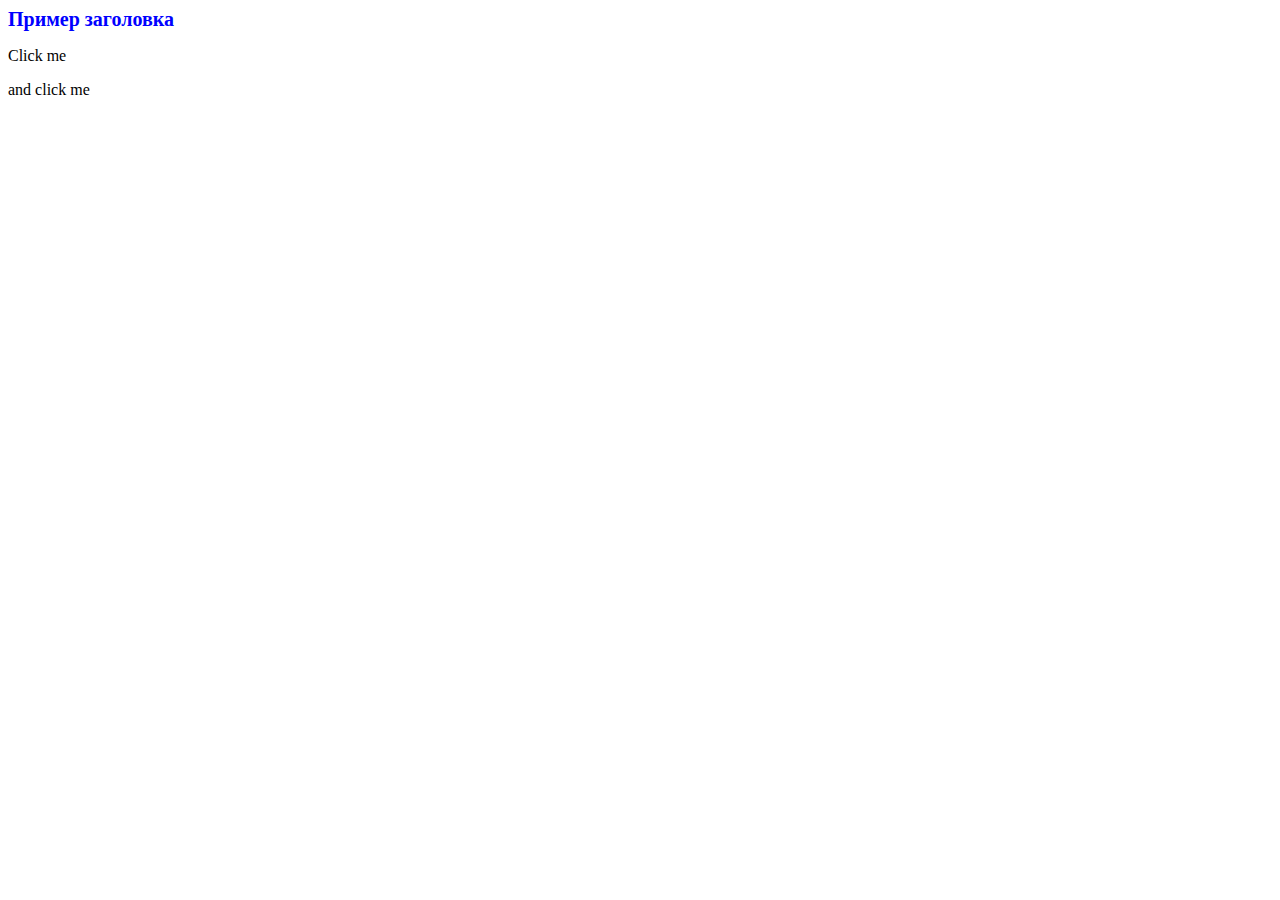
<file: CW_38_39-12.05.25/index.html>
<!DOCTYPE html>
<html lang="en">
<head>
  <meta charset="UTF-8">
  <meta name="viewport" content="width=device-width, initial-scale=1.0">
  <title>Registration</title>
  <link rel="stylesheet" href="styl.css">
</head>
<body>

  <div class="highlight">Пример заголовка</div>
  <p class="click">Click me</p>
  <p class="click">and click me</p>

  <script src="https://ajax.googleapis.com/ajax/libs/jquery/3.3.1/jquery.min.js"></script>
  <script src="jquery.theme.js"></script>
  <script src="jquery.redOnClick.js"></script>
  <script src="main.js"></script>

</body>
</html>
</file>
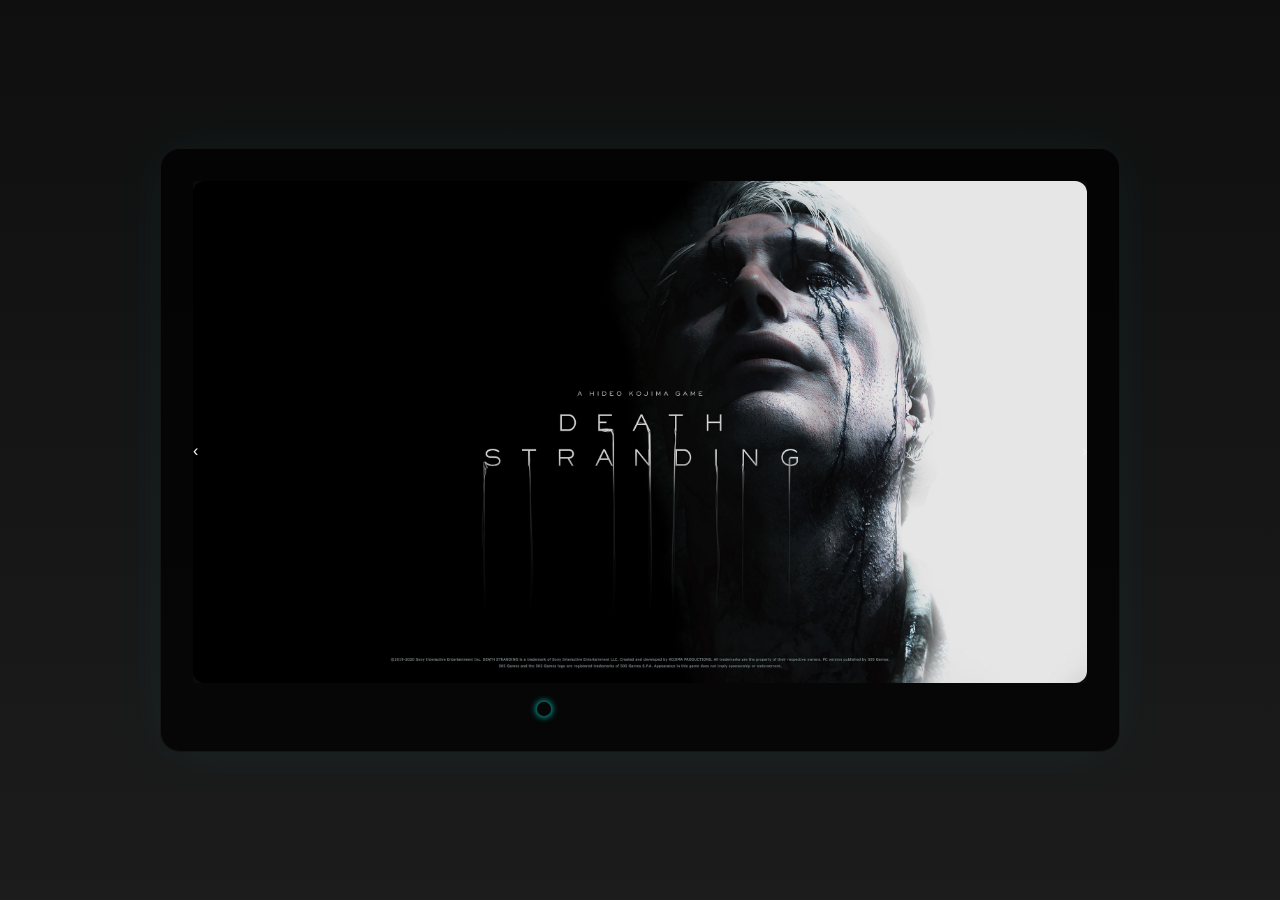
<file: HW_38_v3/index.html>
<!DOCTYPE html>
<html lang="ru">
<head>
  <meta charset="UTF-8" />
  <meta name="viewport" content="width=device-width, initial-scale=1.0" />
  <title>Домашнее задание №38: Слайдер с FancyBox - Вариант 3</title>

  <!-- OwlCarousel стили -->
  <link rel="stylesheet" href="libs/owlcarousel/dist/assets/owl.carousel.min.css" />
  <link rel="stylesheet" href="libs/owlcarousel/dist/assets/owl.theme.default.min.css" />

  <!-- FancyBox стили -->
  <link rel="stylesheet" href="libs/fancybox/dist/jquery.fancybox.min.css" />

  <!-- Твои стили -->
  <link rel="stylesheet" href="style.css" />
</head>
<body>

  <!-- Контейнер со слайдером -->
  <div class="slider-wrapper">
    <div class="owl-carousel">

      <a href="img/0.jpg" data-fancybox="gallery"><img src="img/0.jpg" alt="Image 0"></a>
      <a href="img/1.jpg" data-fancybox="gallery"><img src="img/1.jpg" alt="Image 1"></a>
      <a href="img/2.jpg" data-fancybox="gallery"><img src="img/2.jpg" alt="Image 2"></a>
      <a href="img/3.jpg" data-fancybox="gallery"><img src="img/3.jpg" alt="Image 3"></a>
      <a href="img/4.jpg" data-fancybox="gallery"><img src="img/4.jpg" alt="Image 4"></a>
      <a href="img/5.jpg" data-fancybox="gallery"><img src="img/5.jpg" alt="Image 5"></a>
      <a href="img/6.jpg" data-fancybox="gallery"><img src="img/6.jpg" alt="Image 6"></a>
      <a href="img/7.jpg" data-fancybox="gallery"><img src="img/7.jpg" alt="Image 7"></a>
      <a href="img/8.jpg" data-fancybox="gallery"><img src="img/8.jpg" alt="Image 8"></a>

    </div>
  </div>

  <!-- jQuery -->
  <script src="https://code.jquery.com/jquery-3.6.0.min.js"></script>

  <!-- OwlCarousel скрипт -->
  <script src="libs/owlcarousel/dist/owl.carousel.min.js"></script>

  <!-- FancyBox скрипт -->
  <script src="libs/fancybox/dist/jquery.fancybox.min.js"></script>

  <!-- Твой JS -->
  <script src="script.js"></script>
</body>
</html>
</file>
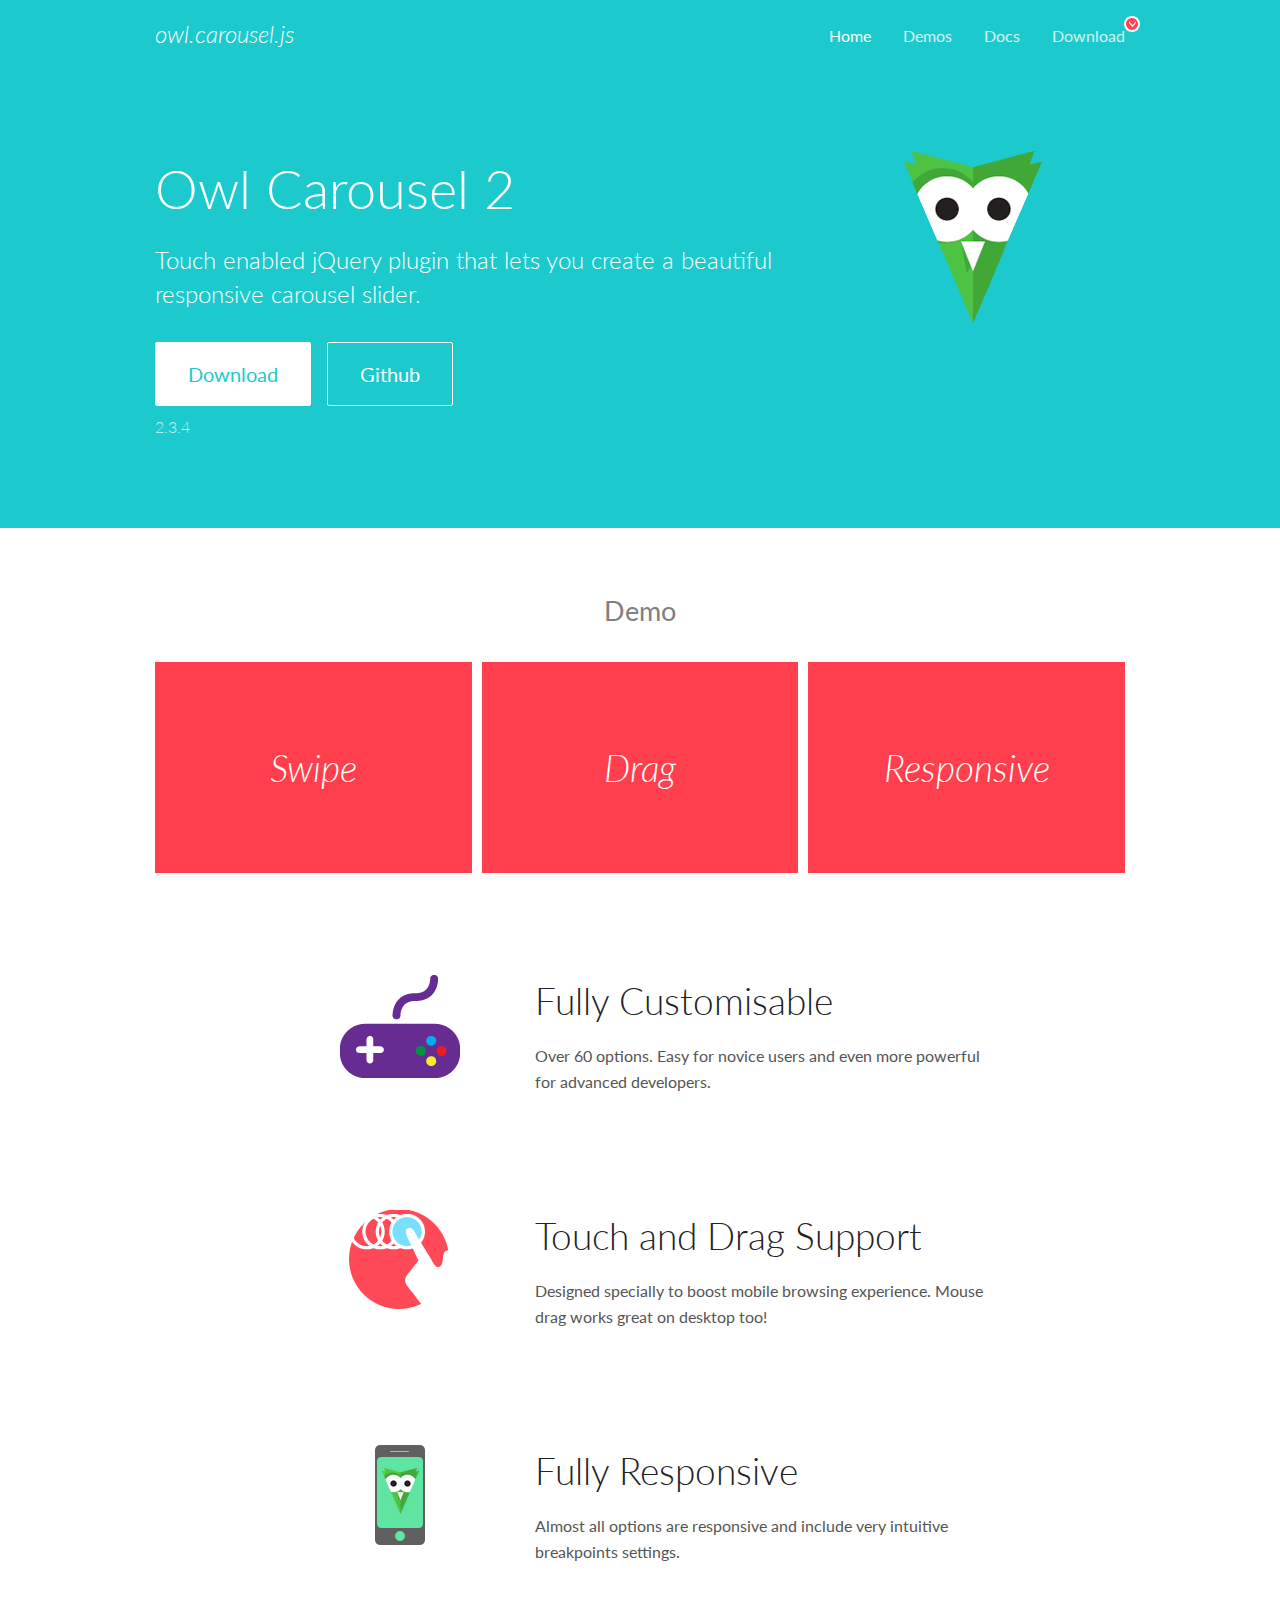
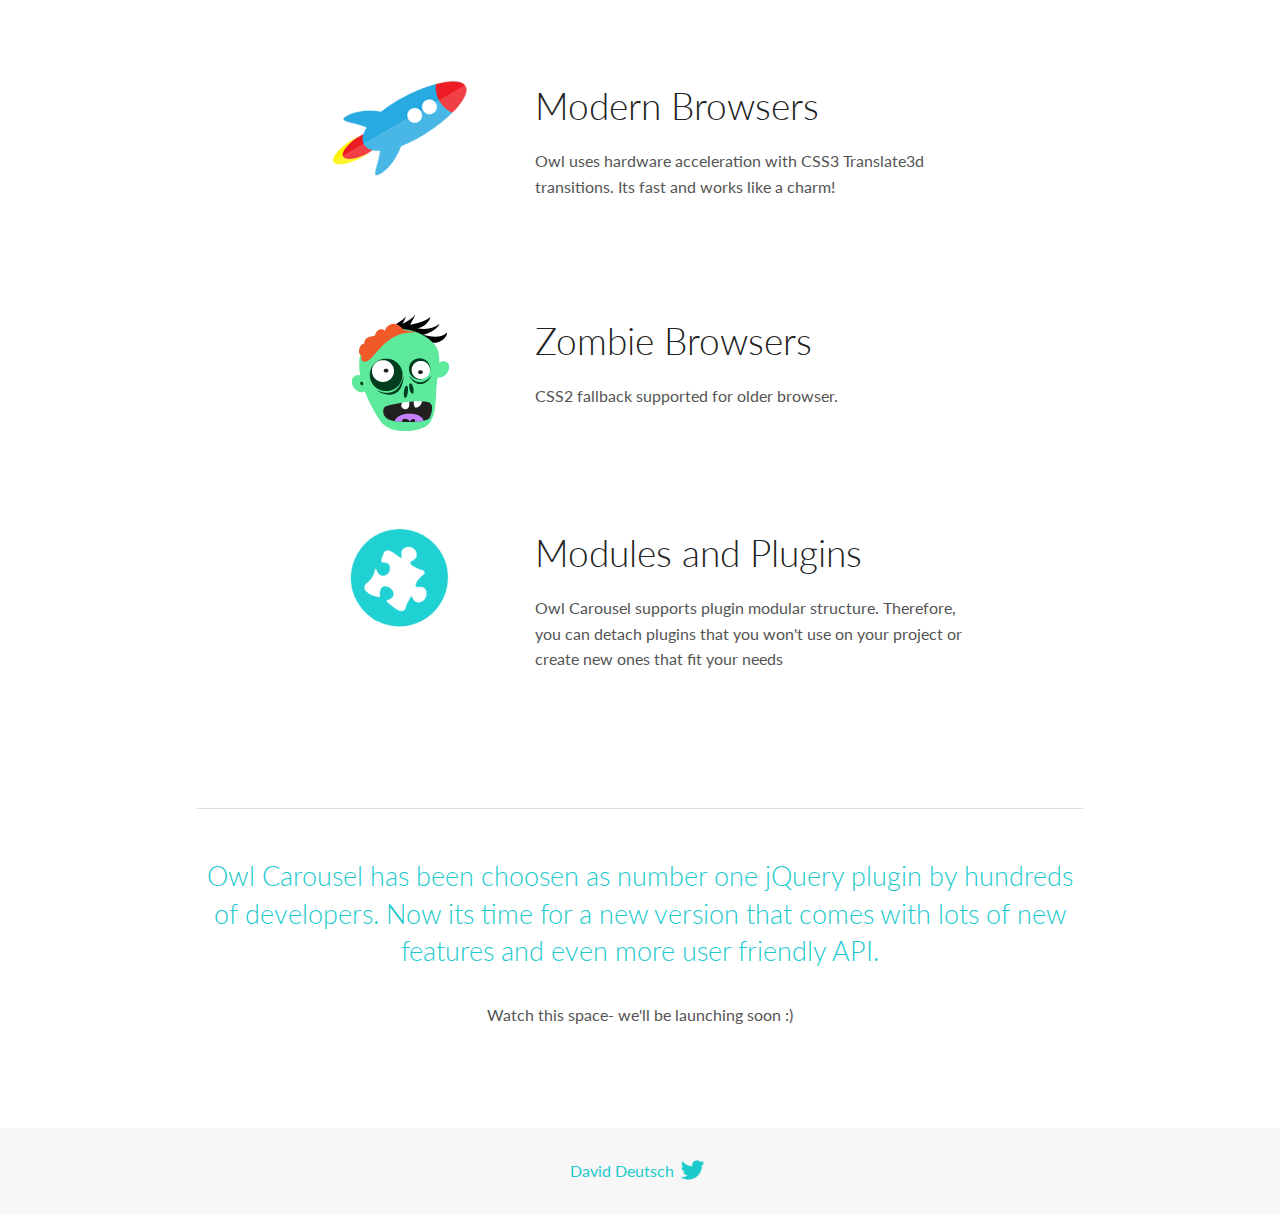
<file: HW_38_v1/libs/owlcarousel/docs/index.html>
<!DOCTYPE html>
<html lang="en">
  <head>

    <!-- head -->
    <meta charset="utf-8">
    <meta name="msapplication-tap-highlight" content="no" />
    <meta name="viewport" content="width=device-width, initial-scale=1.0" />
    <meta name="description" content="Touch enabled jQuery plugin that lets you create beautiful responsive carousel slider.">
    <meta name="author" content="David Deutsch">
    <title>
      Home | Owl Carousel | 2.3.4
    </title>

    <!-- Stylesheets -->
    <link href='https://fonts.googleapis.com/css?family=Lato:300,400,700,400italic,300italic' rel='stylesheet' type='text/css'>
    <link rel="stylesheet" href="assets/css/docs.theme.min.css">

    <!-- Owl Stylesheets -->
    <link rel="stylesheet" href="assets/owlcarousel/assets/owl.carousel.min.css">
    <link rel="stylesheet" href="assets/owlcarousel/assets/owl.theme.default.min.css">

    <!-- HTML5 shim and Respond.js IE8 support of HTML5 elements and media queries -->

    <!--[if lt IE 9]>
      <script src="https://oss.maxcdn.com/libs/html5shiv/3.7.0/html5shiv.js"></script>
      <script src="https://oss.maxcdn.com/libs/respond.js/1.3.0/respond.min.js"></script>
    <![endif]-->

    <!-- Favicons -->
    <link rel="apple-touch-icon-precomposed" sizes="144x144" href="assets/ico/apple-touch-icon-144-precomposed.png">
    <link rel="shortcut icon" href="assets/ico/favicon.png">
    <link rel="shortcut icon" href="favicon.ico">

    <!-- Yeah i know js should not be in header. Its required for demos.-->

    <!-- javascript -->
    <script src="assets/vendors/jquery.min.js"></script>
    <script src="assets/owlcarousel/owl.carousel.js"></script>
  </head>
  <body>

    <!-- header -->
    <header class="header">
      <div class="row">
        <div class="large-12 columns">
          <div class="brand left">
            <h3>
              <a href="/OwlCarousel2/">owl.carousel.js</a> 
            </h3>
          </div>
          <a id="toggle-nav" class="right">
            <span></span> <span></span> <span></span> 
          </a> 
          <div class="nav-bar">
            <ul class="clearfix">
              <li class="active">
                <a href="/OwlCarousel2/index.html">Home</a> 
              </li>
              <li> <a href="/OwlCarousel2/demos/demos.html">Demos</a>  </li>
              <li> <a href="/OwlCarousel2/docs/started-welcome.html">Docs</a>  </li>
              <li>
                <a href="https://github.com/OwlCarousel2/OwlCarousel2/archive/2.3.4.zip">Download</a> 
                <span class="download"></span> 
              </li>
            </ul>
          </div>
        </div>
      </div>
    </header>

    <!-- home panel -->
    <section id="hero">
      <div class="row">
        <div class="large-8 medium-8 columns">
          <h1>Owl Carousel 2</h1>
          <h4>Touch enabled jQuery plugin that lets you create a beautiful responsive carousel slider.</h4>
          <a href="https://github.com/OwlCarousel2/OwlCarousel2/archive/2.3.4.zip" class="hero-button">Download</a> 
          <a href="https://github.com/OwlCarousel2/OwlCarousel2" class="hero-button outline">Github</a> 
          <p>2.3.4</p>
        </div>
        <div class="large-4 medium-4 columns">
          <img class="owl-logo" src="assets/img/owl-logo.png" alt="mr. Owl">
        </div>
      </div>
    </section>

    <!-- body -->
    <div class="home-demo">
      <div class="row">
        <div class="large-12 columns">
          <h3>Demo</h3>
          <div class="owl-carousel">
            <div class="item">
              <h2>Swipe</h2>
            </div>
            <div class="item">
              <h2>Drag</h2>
            </div>
            <div class="item">
              <h2>Responsive</h2>
            </div>
            <div class="item">
              <h2>CSS3</h2>
            </div>
            <div class="item">
              <h2>Fast</h2>
            </div>
            <div class="item">
              <h2>Easy</h2>
            </div>
            <div class="item">
              <h2>Free</h2>
            </div>
            <div class="item">
              <h2>Upgradable</h2>
            </div>
            <div class="item">
              <h2>Tons of options</h2>
            </div>
            <div class="item">
              <h2>Infinity</h2>
            </div>
            <div class="item">
              <h2>Auto Width</h2>
            </div>
          </div>
        </div>
      </div>
    </div>
    <script>
      var owl = $('.owl-carousel');
      owl.owlCarousel({
        margin: 10,
        loop: true,
        responsive: {
          0: {
            items: 1
          },
          600: {
            items: 2
          },
          1000: {
            items: 3
          }
        }
      })
    </script>

    <!-- features -->
    <div id="features">
      <div class="row">
        <div class="small-12 medium-9 small-centered columns">
          <section class="row feature">
            <div class="medium-4 small-12 columns">
              <img src="assets/img/feature-options.png" alt="">
            </div>
            <div class="medium-8 small-12 columns">
              <h2>Fully Customisable</h2>
              <p>Over 60 options. Easy for novice users and even more powerful for advanced developers.</p>
            </div>
          </section>
          <section class="row feature">
            <div class="medium-4 small-12 columns">
              <img src="assets/img/feature-drag.png" alt="">
            </div>
            <div class="medium-8 small-12 columns">
              <h2>Touch and Drag Support</h2>
              <p>Designed specially to boost mobile browsing experience. Mouse drag works great on desktop too!</p>
            </div>
          </section>
          <section class="row feature">
            <div class="medium-4 small-12 columns">
              <img src="assets/img/feature-responsive.png" alt="">
            </div>
            <div class="medium-8 small-12 columns">
              <h2>Fully Responsive</h2>
              <p>Almost all options are responsive and include very intuitive breakpoints settings.</p>
            </div>
          </section>
          <section class="row feature">
            <div class="medium-4 small-12 columns">
              <img src="assets/img/feature-modern.png" alt="">
            </div>
            <div class="medium-8 small-12 columns">
              <h2>Modern Browsers</h2>
              <p>Owl uses hardware acceleration with CSS3 Translate3d transitions. Its fast and works like a charm! </p>
            </div>
          </section>
          <section class="row feature">
            <div class="medium-4 small-12 columns">
              <img src="assets/img/feature-zombie.png" alt="">
            </div>
            <div class="medium-8 small-12 columns">
              <h2>Zombie Browsers</h2>
              <p>CSS2 fallback supported for older browser.</p>
            </div>
          </section>
          <section class="row feature">
            <div class="medium-4 small-12 columns">
              <img src="assets/img/feature-module.png" alt="">
            </div>
            <div class="medium-8 small-12 columns">
              <h2>Modules and Plugins</h2>
              <p>Owl Carousel supports plugin modular structure. Therefore, you can detach plugins that you won&#x27;t use on your project or create new ones that fit your needs</p>
            </div>
          </section>
        </div>
      </div>
    </div>

    <!-- footer -->
    <section id="teaser-text">
      <div class="row">
        <div class="small-12 medium-11 small-centered columns">
          <hr>
          <h3 id="owl-carousel-has-been-choosen-as-number-one-jquery-plugin-by-hundreds-of-developers-now-its-time-for-a-new-version-that-comes-with-lots-of-new-features-and-even-more-user-friendly-api-">Owl Carousel has been choosen as number one jQuery plugin by hundreds of developers. Now its time for a new version that comes with lots of new features and even more user friendly API.</h3>
          <p>Watch this space- we&#39;ll be launching soon :)</p>
        </div>
      </div>
    </section>

    <!-- footer -->
    <footer class="footer">
      <div class="row">
        <div class="large-12 columns">
          <h5>
            <a href="/OwlCarousel2/docs/support-contact.html">David Deutsch</a> 
            <a id="custom-tweet-button" href="https://twitter.com/share?url=https://github.com/OwlCarousel2/OwlCarousel2&text=Owl Carousel - This is so awesome! " target="_blank"></a> 
          </h5>
        </div>
      </div>
    </footer>

    <!-- vendors -->
    <script src="assets/vendors/highlight.js"></script>
    <script src="assets/js/app.js"></script>
  </body>
</html>
</file>
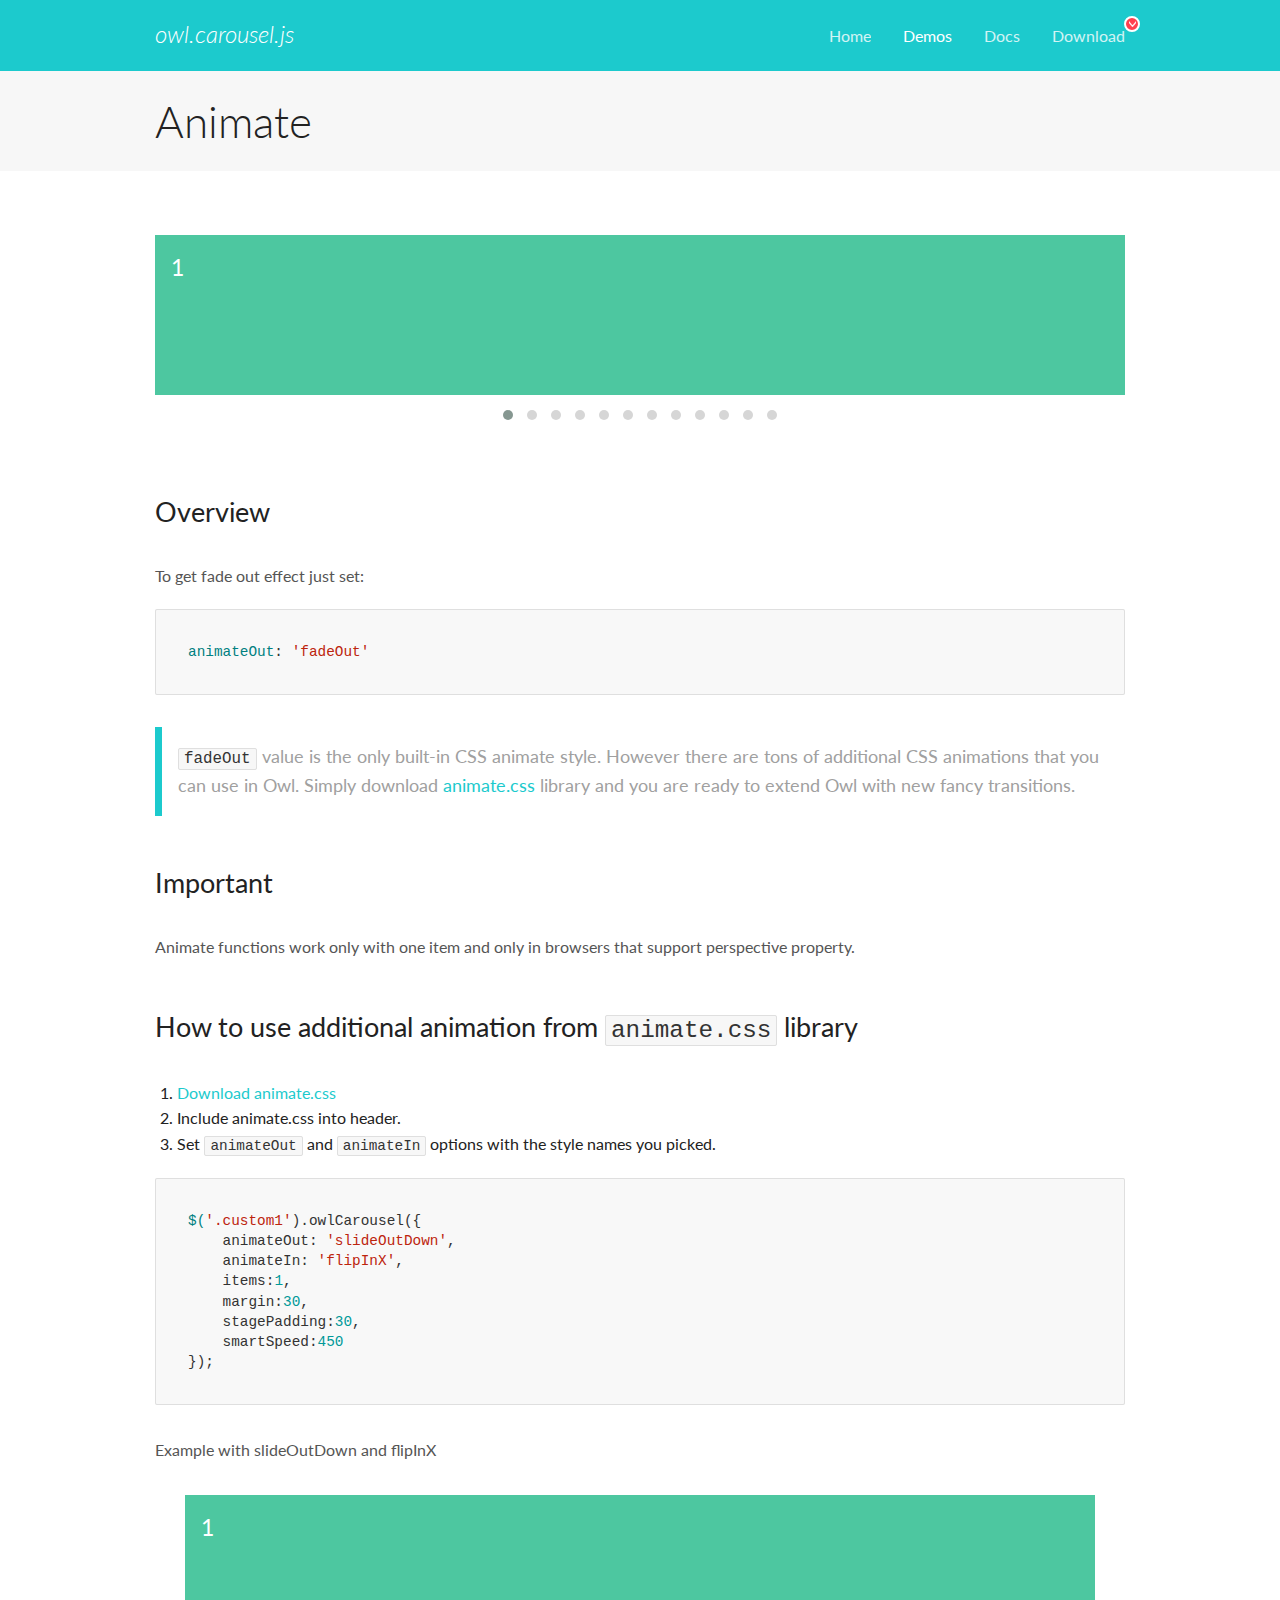
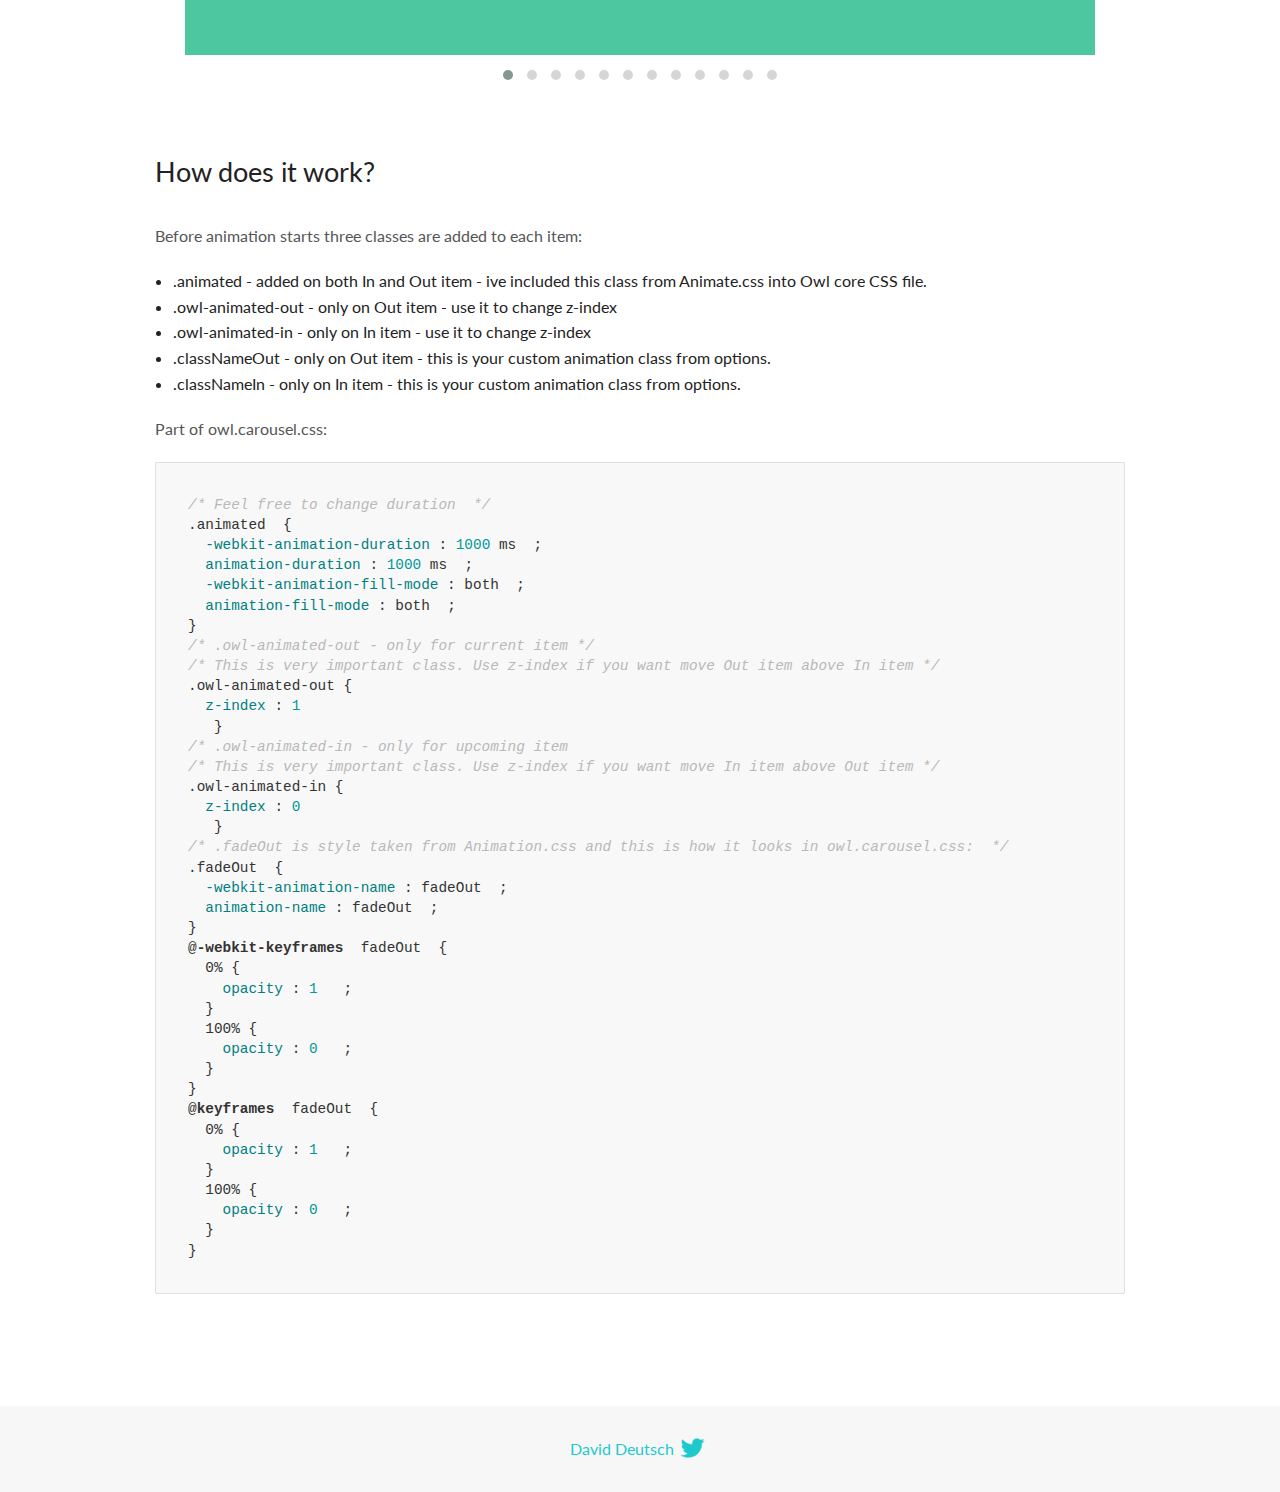
<file: HW_38_v1/libs/owlcarousel/docs/demos/animate.html>
<!DOCTYPE html>
<html lang="en">
  <head>

    <!-- head -->
    <meta charset="utf-8">
    <meta name="msapplication-tap-highlight" content="no" />
    <meta name="viewport" content="width=device-width, initial-scale=1.0" />
    <meta name="description" content="Animate carousel">
    <meta name="author" content="David Deutsch">
    <title>
      Animate Demo | Owl Carousel | 2.3.4
    </title>

    <!-- Stylesheets -->
    <link href='https://fonts.googleapis.com/css?family=Lato:300,400,700,400italic,300italic' rel='stylesheet' type='text/css'>
    <link rel="stylesheet" href="../assets/css/docs.theme.min.css">

    <!-- Owl Stylesheets -->
    <link rel="stylesheet" href="../assets/owlcarousel/assets/owl.carousel.min.css">
    <link rel="stylesheet" href="../assets/owlcarousel/assets/owl.theme.default.min.css">

    <!-- HTML5 shim and Respond.js IE8 support of HTML5 elements and media queries -->

    <!--[if lt IE 9]>
      <script src="https://oss.maxcdn.com/libs/html5shiv/3.7.0/html5shiv.js"></script>
      <script src="https://oss.maxcdn.com/libs/respond.js/1.3.0/respond.min.js"></script>
    <![endif]-->

    <!-- Favicons -->
    <link rel="apple-touch-icon-precomposed" sizes="144x144" href="../assets/ico/apple-touch-icon-144-precomposed.png">
    <link rel="shortcut icon" href="../assets/ico/favicon.png">
    <link rel="shortcut icon" href="favicon.ico">

    <!-- Yeah i know js should not be in header. Its required for demos.-->

    <!-- javascript -->
    <script src="../assets/vendors/jquery.min.js"></script>
    <script src="../assets/owlcarousel/owl.carousel.js"></script>
  </head>
  <body>

    <!-- header -->
    <header class="header">
      <div class="row">
        <div class="large-12 columns">
          <div class="brand left">
            <h3>
              <a href="/OwlCarousel2/">owl.carousel.js</a> 
            </h3>
          </div>
          <a id="toggle-nav" class="right">
            <span></span> <span></span> <span></span> 
          </a> 
          <div class="nav-bar">
            <ul class="clearfix">
              <li> <a href="/OwlCarousel2/index.html">Home</a>  </li>
              <li class="active">
                <a href="/OwlCarousel2/demos/demos.html">Demos</a> 
              </li>
              <li> <a href="/OwlCarousel2/docs/started-welcome.html">Docs</a>  </li>
              <li>
                <a href="https://github.com/OwlCarousel2/OwlCarousel2/archive/2.3.4.zip">Download</a> 
                <span class="download"></span> 
              </li>
            </ul>
          </div>
        </div>
      </div>
    </header>

    <!-- title -->
    <section class="title">
      <div class="row">
        <div class="large-12 columns">
          <h1>Animate</h1>
        </div>
      </div>
    </section>

    <!--  Demos -->
    <section id="demos">
      <div class="row">
        <div class="large-12 columns">
          <div class="fadeOut owl-carousel owl-theme">
            <div class="item">
              <h4>1</h4>
            </div>
            <div class="item">
              <h4>2</h4>
            </div>
            <div class="item">
              <h4>3</h4>
            </div>
            <div class="item">
              <h4>4</h4>
            </div>
            <div class="item">
              <h4>5</h4>
            </div>
            <div class="item">
              <h4>6</h4>
            </div>
            <div class="item">
              <h4>7</h4>
            </div>
            <div class="item">
              <h4>8</h4>
            </div>
            <div class="item">
              <h4>9</h4>
            </div>
            <div class="item">
              <h4>10</h4>
            </div>
            <div class="item">
              <h4>11</h4>
            </div>
            <div class="item">
              <h4>12</h4>
            </div>
          </div>
          <h3 id="overview">Overview</h3>
          <p>To get fade out effect just set:</p>
          <pre><code>animateOut: &#39;fadeOut&#39;</code></pre>
          <blockquote>
            <p><code>fadeOut</code> value is the only built-in CSS animate style. However there are tons of additional CSS animations that you can use in Owl. Simply download
              <a href="https://daneden.github.io/animate.css/">animate.css</a>  library and you are ready to extend Owl with new fancy transitions.</p>
          </blockquote>
          <h3 id="important">Important</h3>
          <p>Animate functions work only with one item and only in browsers that support perspective property.</p>
          <h3 id="how-to-use-additional-animation-from-animate-css-library">How to use additional animation from <code>animate.css</code> library</h3>
          <ol>
            <li> <a href="https://daneden.github.io/animate.css/">Download animate.css</a>  </li>
            <li>Include animate.css into header.</li>
            <li>Set <code>animateOut</code> and <code>animateIn</code> options with the style names you picked.</li>
          </ol>
          <pre><code>$(&#39;.custom1&#39;).owlCarousel({
    animateOut: &#39;slideOutDown&#39;,
    animateIn: &#39;flipInX&#39;,
    items:1,
    margin:30,
    stagePadding:30,
    smartSpeed:450
});</code></pre>
          <p>Example with slideOutDown and flipInX</p>
          <div class="custom1 owl-carousel owl-theme">
            <div class="item">
              <h4>1</h4>
            </div>
            <div class="item">
              <h4>2</h4>
            </div>
            <div class="item">
              <h4>3</h4>
            </div>
            <div class="item">
              <h4>4</h4>
            </div>
            <div class="item">
              <h4>5</h4>
            </div>
            <div class="item">
              <h4>6</h4>
            </div>
            <div class="item">
              <h4>7</h4>
            </div>
            <div class="item">
              <h4>8</h4>
            </div>
            <div class="item">
              <h4>9</h4>
            </div>
            <div class="item">
              <h4>10</h4>
            </div>
            <div class="item">
              <h4>11</h4>
            </div>
            <div class="item">
              <h4>12</h4>
            </div>
          </div>
          <h3 id="how-does-it-work-">How does it work?</h3>
          <p>Before animation starts three classes are added to each item:</p>
          <ul>
            <li>.animated - added on both In and Out item - ive included this class from Animate.css into Owl core CSS file.</li>
            <li>.owl-animated-out - only on Out item - use it to change z-index</li>
            <li>.owl-animated-in - only on In item - use it to change z-index</li>
            <li>.classNameOut - only on Out item - this is your custom animation class from options.</li>
            <li>.classNameIn - only on In item - this is your custom animation class from options.</li>
          </ul>
          <p>Part of owl.carousel.css:</p>
          <pre><code class="language-css"><span class="comment">/* Feel free to change duration  */</span> 
<span class="class">.animated</span>  <span class="rules">{
  <span class="rule"><span class="attribute">-webkit-animation-duration</span> :<span class="value"> <span class="number">1000</span> ms</span> </span> ;
  <span class="rule"><span class="attribute">animation-duration</span> :<span class="value"> <span class="number">1000</span> ms</span> </span> ;
  <span class="rule"><span class="attribute">-webkit-animation-fill-mode</span> :<span class="value"> both</span> </span> ;
  <span class="rule"><span class="attribute">animation-fill-mode</span> :<span class="value"> both</span> </span> ;
<span class="rule">}</span> </span> 
<span class="comment">/* .owl-animated-out - only for current item */</span> 
<span class="comment">/* This is very important class. Use z-index if you want move Out item above In item */</span> 
<span class="class">.owl-animated-out</span> <span class="rules">{
  <span class="rule"><span class="attribute">z-index</span> :<span class="value"> <span class="number">1</span> 
</span> </span> </span> }
<span class="comment">/* .owl-animated-in - only for upcoming item
/* This is very important class. Use z-index if you want move In item above Out item */</span> 
<span class="class">.owl-animated-in</span> <span class="rules">{
  <span class="rule"><span class="attribute">z-index</span> :<span class="value"> <span class="number">0</span> 
</span> </span> </span> }
<span class="comment">/* .fadeOut is style taken from Animation.css and this is how it looks in owl.carousel.css:  */</span> 
<span class="class">.fadeOut</span>  <span class="rules">{
  <span class="rule"><span class="attribute">-webkit-animation-name</span> :<span class="value"> fadeOut</span> </span> ;
  <span class="rule"><span class="attribute">animation-name</span> :<span class="value"> fadeOut</span> </span> ;
<span class="rule">}</span> </span> 
<span class="at_rule">@<span class="keyword">-webkit-keyframes</span>  fadeOut </span> {
  0% <span class="rules">{
    <span class="rule"><span class="attribute">opacity</span> :<span class="value"> <span class="number">1</span> </span> </span> ;
  <span class="rule">}</span> </span> 
  100% <span class="rules">{
    <span class="rule"><span class="attribute">opacity</span> :<span class="value"> <span class="number">0</span> </span> </span> ;
  <span class="rule">}</span> </span> 
}
<span class="at_rule">@<span class="keyword">keyframes</span>  fadeOut </span> {
  0% <span class="rules">{
    <span class="rule"><span class="attribute">opacity</span> :<span class="value"> <span class="number">1</span> </span> </span> ;
  <span class="rule">}</span> </span> 
  100% <span class="rules">{
    <span class="rule"><span class="attribute">opacity</span> :<span class="value"> <span class="number">0</span> </span> </span> ;
  <span class="rule">}</span> </span> 
}</code></pre>
          <link rel="stylesheet" href="../assets/css/animate.css">
          <script>
            jQuery(document).ready(function($) {
              $('.fadeOut').owlCarousel({
                items: 1,
                animateOut: 'fadeOut',
                loop: true,
                margin: 10,
              });
              $('.custom1').owlCarousel({
                animateOut: 'slideOutDown',
                animateIn: 'flipInX',
                items: 1,
                margin: 30,
                stagePadding: 30,
                smartSpeed: 450
              });
            });
          </script>
        </div>
      </div>
    </section>

    <!-- footer -->
    <footer class="footer">
      <div class="row">
        <div class="large-12 columns">
          <h5>
            <a href="/OwlCarousel2/docs/support-contact.html">David Deutsch</a> 
            <a id="custom-tweet-button" href="https://twitter.com/share?url=https://github.com/OwlCarousel2/OwlCarousel2&text=Owl Carousel - This is so awesome! " target="_blank"></a> 
          </h5>
        </div>
      </div>
    </footer>

    <!-- vendors -->
    <script src="../assets/vendors/highlight.js"></script>
    <script src="../assets/js/app.js"></script>
  </body>
</html>
</file>
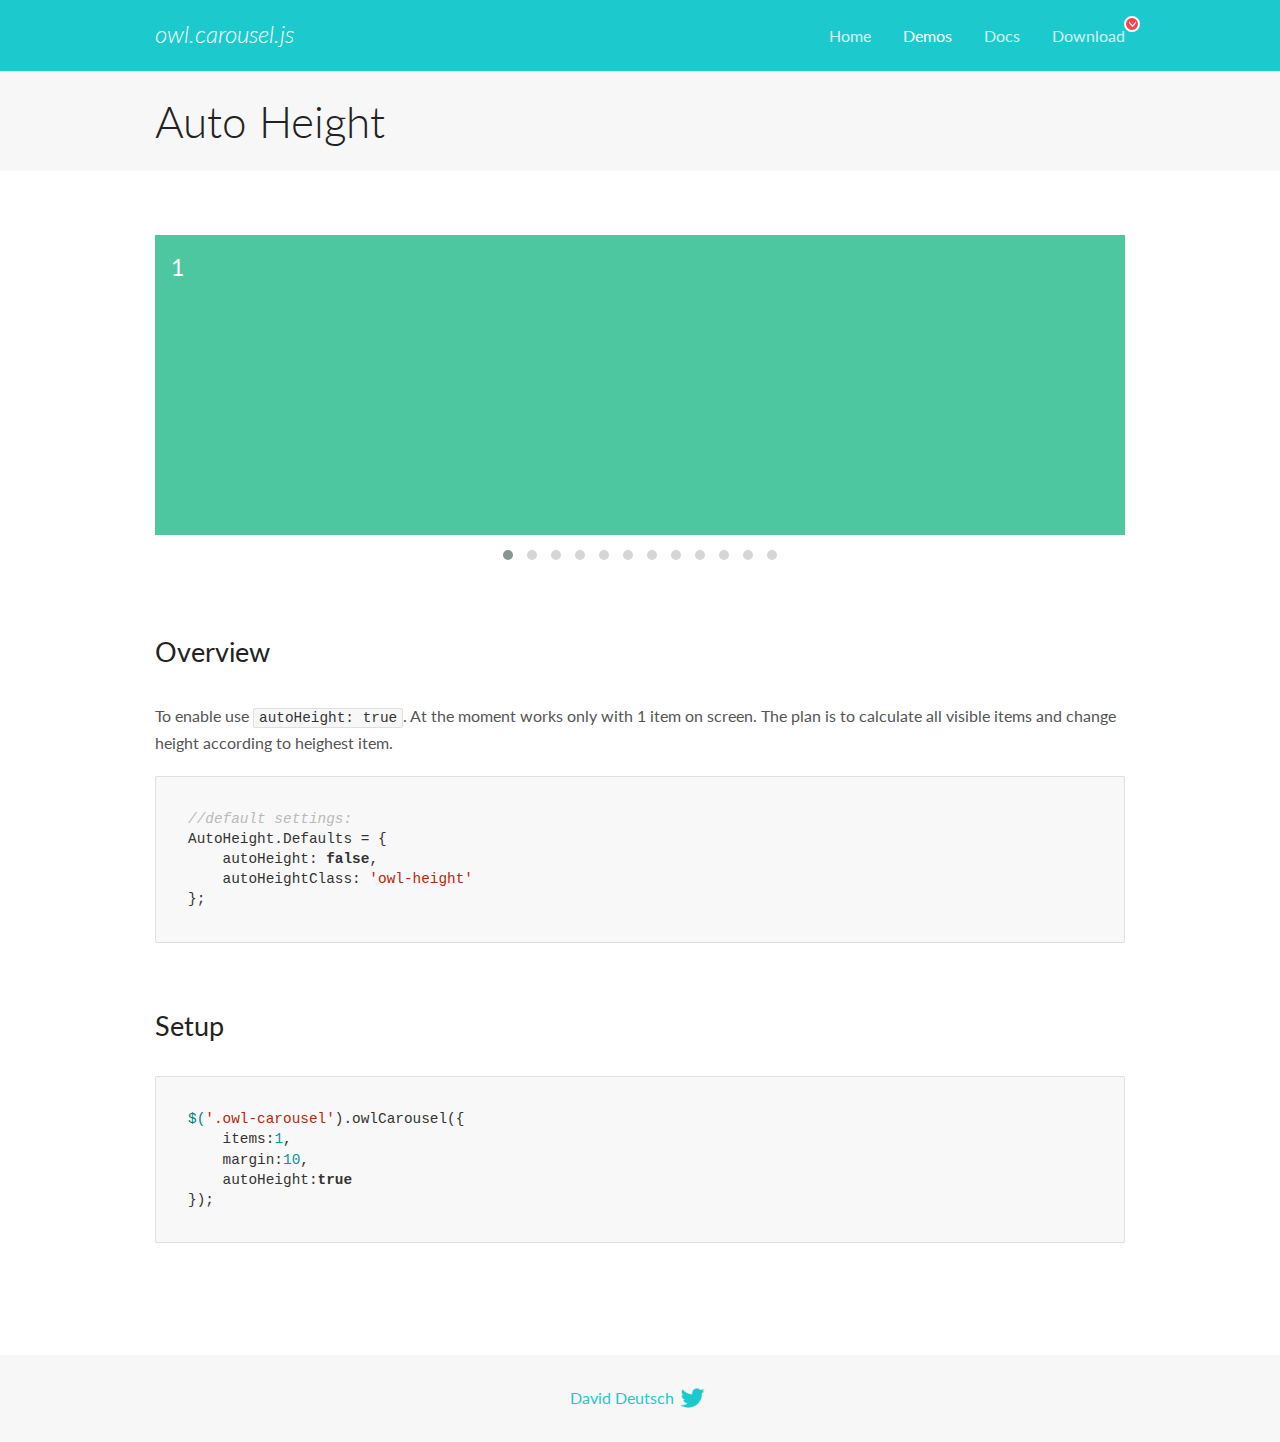
<file: HW_38_v1/libs/owlcarousel/docs/demos/autoheight.html>
<!DOCTYPE html>
<html lang="en">
  <head>

    <!-- head -->
    <meta charset="utf-8">
    <meta name="msapplication-tap-highlight" content="no" />
    <meta name="viewport" content="width=device-width, initial-scale=1.0" />
    <meta name="description" content="autoHeight usage demo">
    <meta name="author" content="David Deutsch">
    <title>
      Auto Height Demo | Owl Carousel | 2.3.4
    </title>

    <!-- Stylesheets -->
    <link href='https://fonts.googleapis.com/css?family=Lato:300,400,700,400italic,300italic' rel='stylesheet' type='text/css'>
    <link rel="stylesheet" href="../assets/css/docs.theme.min.css">

    <!-- Owl Stylesheets -->
    <link rel="stylesheet" href="../assets/owlcarousel/assets/owl.carousel.min.css">
    <link rel="stylesheet" href="../assets/owlcarousel/assets/owl.theme.default.min.css">

    <!-- HTML5 shim and Respond.js IE8 support of HTML5 elements and media queries -->

    <!--[if lt IE 9]>
      <script src="https://oss.maxcdn.com/libs/html5shiv/3.7.0/html5shiv.js"></script>
      <script src="https://oss.maxcdn.com/libs/respond.js/1.3.0/respond.min.js"></script>
    <![endif]-->

    <!-- Favicons -->
    <link rel="apple-touch-icon-precomposed" sizes="144x144" href="../assets/ico/apple-touch-icon-144-precomposed.png">
    <link rel="shortcut icon" href="../assets/ico/favicon.png">
    <link rel="shortcut icon" href="favicon.ico">

    <!-- Yeah i know js should not be in header. Its required for demos.-->

    <!-- javascript -->
    <script src="../assets/vendors/jquery.min.js"></script>
    <script src="../assets/owlcarousel/owl.carousel.js"></script>
  </head>
  <body>

    <!-- header -->
    <header class="header">
      <div class="row">
        <div class="large-12 columns">
          <div class="brand left">
            <h3>
              <a href="/OwlCarousel2/">owl.carousel.js</a> 
            </h3>
          </div>
          <a id="toggle-nav" class="right">
            <span></span> <span></span> <span></span> 
          </a> 
          <div class="nav-bar">
            <ul class="clearfix">
              <li> <a href="/OwlCarousel2/index.html">Home</a>  </li>
              <li class="active">
                <a href="/OwlCarousel2/demos/demos.html">Demos</a> 
              </li>
              <li> <a href="/OwlCarousel2/docs/started-welcome.html">Docs</a>  </li>
              <li>
                <a href="https://github.com/OwlCarousel2/OwlCarousel2/archive/2.3.4.zip">Download</a> 
                <span class="download"></span> 
              </li>
            </ul>
          </div>
        </div>
      </div>
    </header>

    <!-- title -->
    <section class="title">
      <div class="row">
        <div class="large-12 columns">
          <h1>Auto Height</h1>
        </div>
      </div>
    </section>

    <!--  Demos -->
    <section id="demos">
      <div class="row">
        <div class="large-12 columns">
          <div class="owl-carousel owl-theme">
            <div class="item" style="height:300px">
              <h4>1</h4>
            </div>
            <div class="item" style="height:100px">
              <h4>2</h4>
            </div>
            <div class="item" style="height:500px">
              <h4>3</h4>
            </div>
            <div class="item" style="height:250px">
              <h4>4</h4>
            </div>
            <div class="item" style="height:400px">
              <h4>5</h4>
            </div>
            <div class="item" style="height:500px">
              <h4>6</h4>
            </div>
            <div class="item" style="height:600px">
              <h4>7</h4>
            </div>
            <div class="item" style="height:400px">
              <h4>8</h4>
            </div>
            <div class="item" style="height:300px">
              <h4>9</h4>
            </div>
            <div class="item" style="height:350px">
              <h4>10</h4>
            </div>
            <div class="item" style="height:200px">
              <h4>11</h4>
            </div>
            <div class="item" style="height:150px">
              <h4>12</h4>
            </div>
          </div>
          <h3 id="overview">Overview</h3>
          <p>To enable use <code>autoHeight: true</code>. At the moment works only with 1 item on screen. The plan is to calculate all visible items and change height according to heighest item.</p>
          <pre><code>//default settings:
AutoHeight.Defaults = {
    autoHeight: false,
    autoHeightClass: &#39;owl-height&#39;
};</code></pre>
          <h3 id="setup">Setup</h3>
          <pre><code>$(&#39;.owl-carousel&#39;).owlCarousel({
    items:1,
    margin:10,
    autoHeight:true
});</code></pre>
          <script>
            $(document).ready(function() {
              $('.owl-carousel').owlCarousel({
                items: 1,
                margin: 10,
                autoHeight: true
              });
            })
          </script>
        </div>
      </div>
    </section>

    <!-- footer -->
    <footer class="footer">
      <div class="row">
        <div class="large-12 columns">
          <h5>
            <a href="/OwlCarousel2/docs/support-contact.html">David Deutsch</a> 
            <a id="custom-tweet-button" href="https://twitter.com/share?url=https://github.com/OwlCarousel2/OwlCarousel2&text=Owl Carousel - This is so awesome! " target="_blank"></a> 
          </h5>
        </div>
      </div>
    </footer>

    <!-- vendors -->
    <script src="../assets/vendors/highlight.js"></script>
    <script src="../assets/js/app.js"></script>
  </body>
</html>
</file>
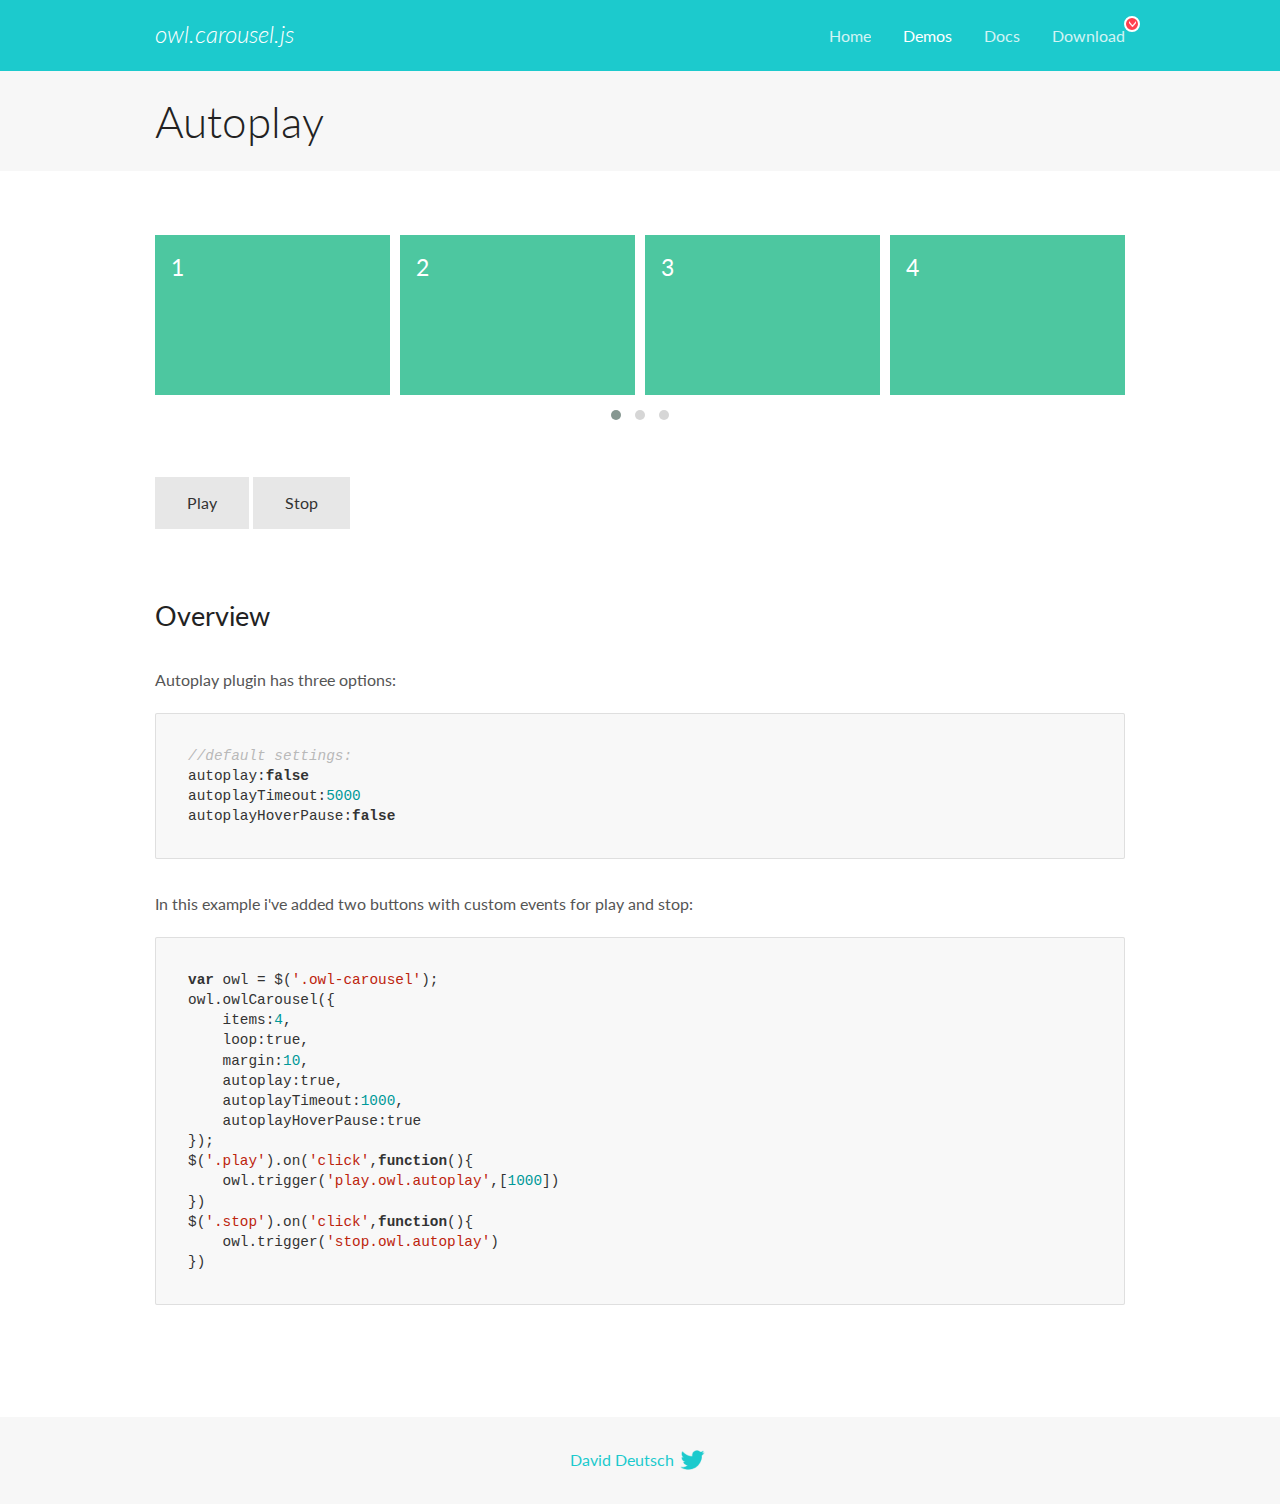
<file: HW_38_v1/libs/owlcarousel/docs/demos/autoplay.html>
<!DOCTYPE html>
<html lang="en">
  <head>

    <!-- head -->
    <meta charset="utf-8">
    <meta name="msapplication-tap-highlight" content="no" />
    <meta name="viewport" content="width=device-width, initial-scale=1.0" />
    <meta name="description" content="Autoplay usage demo">
    <meta name="author" content="David Deutsch">
    <title>
      Autoplay Demo | Owl Carousel | 2.3.4
    </title>

    <!-- Stylesheets -->
    <link href='https://fonts.googleapis.com/css?family=Lato:300,400,700,400italic,300italic' rel='stylesheet' type='text/css'>
    <link rel="stylesheet" href="../assets/css/docs.theme.min.css">

    <!-- Owl Stylesheets -->
    <link rel="stylesheet" href="../assets/owlcarousel/assets/owl.carousel.min.css">
    <link rel="stylesheet" href="../assets/owlcarousel/assets/owl.theme.default.min.css">

    <!-- HTML5 shim and Respond.js IE8 support of HTML5 elements and media queries -->

    <!--[if lt IE 9]>
      <script src="https://oss.maxcdn.com/libs/html5shiv/3.7.0/html5shiv.js"></script>
      <script src="https://oss.maxcdn.com/libs/respond.js/1.3.0/respond.min.js"></script>
    <![endif]-->

    <!-- Favicons -->
    <link rel="apple-touch-icon-precomposed" sizes="144x144" href="../assets/ico/apple-touch-icon-144-precomposed.png">
    <link rel="shortcut icon" href="../assets/ico/favicon.png">
    <link rel="shortcut icon" href="favicon.ico">

    <!-- Yeah i know js should not be in header. Its required for demos.-->

    <!-- javascript -->
    <script src="../assets/vendors/jquery.min.js"></script>
    <script src="../assets/owlcarousel/owl.carousel.js"></script>
  </head>
  <body>

    <!-- header -->
    <header class="header">
      <div class="row">
        <div class="large-12 columns">
          <div class="brand left">
            <h3>
              <a href="/OwlCarousel2/">owl.carousel.js</a> 
            </h3>
          </div>
          <a id="toggle-nav" class="right">
            <span></span> <span></span> <span></span> 
          </a> 
          <div class="nav-bar">
            <ul class="clearfix">
              <li> <a href="/OwlCarousel2/index.html">Home</a>  </li>
              <li class="active">
                <a href="/OwlCarousel2/demos/demos.html">Demos</a> 
              </li>
              <li> <a href="/OwlCarousel2/docs/started-welcome.html">Docs</a>  </li>
              <li>
                <a href="https://github.com/OwlCarousel2/OwlCarousel2/archive/2.3.4.zip">Download</a> 
                <span class="download"></span> 
              </li>
            </ul>
          </div>
        </div>
      </div>
    </header>

    <!-- title -->
    <section class="title">
      <div class="row">
        <div class="large-12 columns">
          <h1>Autoplay</h1>
        </div>
      </div>
    </section>

    <!--  Demos -->
    <section id="demos">
      <div class="row">
        <div class="large-12 columns">
          <div class="owl-carousel owl-theme">
            <div class="item">
              <h4>1</h4>
            </div>
            <div class="item">
              <h4>2</h4>
            </div>
            <div class="item">
              <h4>3</h4>
            </div>
            <div class="item">
              <h4>4</h4>
            </div>
            <div class="item">
              <h4>5</h4>
            </div>
            <div class="item">
              <h4>6</h4>
            </div>
            <div class="item">
              <h4>7</h4>
            </div>
            <div class="item">
              <h4>8</h4>
            </div>
            <div class="item">
              <h4>9</h4>
            </div>
            <div class="item">
              <h4>10</h4>
            </div>
            <div class="item">
              <h4>11</h4>
            </div>
            <div class="item">
              <h4>12</h4>
            </div>
          </div>
          <a class="button secondary play">Play</a> 
          <a class="button secondary stop">Stop</a> 
          <h3 id="overview">Overview</h3>
          <p>Autoplay plugin has three options:</p>
          <pre><code>//default settings:
autoplay:false
autoplayTimeout:5000
autoplayHoverPause:false</code></pre>
          <p>In this example i&#39;ve added two buttons with custom events for play and stop:</p>
          <pre><code>var owl = $(&#39;.owl-carousel&#39;);
owl.owlCarousel({
    items:4,
    loop:true,
    margin:10,
    autoplay:true,
    autoplayTimeout:1000,
    autoplayHoverPause:true
});
$(&#39;.play&#39;).on(&#39;click&#39;,function(){
    owl.trigger(&#39;play.owl.autoplay&#39;,[1000])
})
$(&#39;.stop&#39;).on(&#39;click&#39;,function(){
    owl.trigger(&#39;stop.owl.autoplay&#39;)
})</code></pre>
          <script>
            $(document).ready(function() {
              var owl = $('.owl-carousel');
              owl.owlCarousel({
                items: 4,
                loop: true,
                margin: 10,
                autoplay: true,
                autoplayTimeout: 1000,
                autoplayHoverPause: true
              });
              $('.play').on('click', function() {
                owl.trigger('play.owl.autoplay', [1000])
              })
              $('.stop').on('click', function() {
                owl.trigger('stop.owl.autoplay')
              })
            })
          </script>
        </div>
      </div>
    </section>

    <!-- footer -->
    <footer class="footer">
      <div class="row">
        <div class="large-12 columns">
          <h5>
            <a href="/OwlCarousel2/docs/support-contact.html">David Deutsch</a> 
            <a id="custom-tweet-button" href="https://twitter.com/share?url=https://github.com/OwlCarousel2/OwlCarousel2&text=Owl Carousel - This is so awesome! " target="_blank"></a> 
          </h5>
        </div>
      </div>
    </footer>

    <!-- vendors -->
    <script src="../assets/vendors/highlight.js"></script>
    <script src="../assets/js/app.js"></script>
  </body>
</html>
</file>
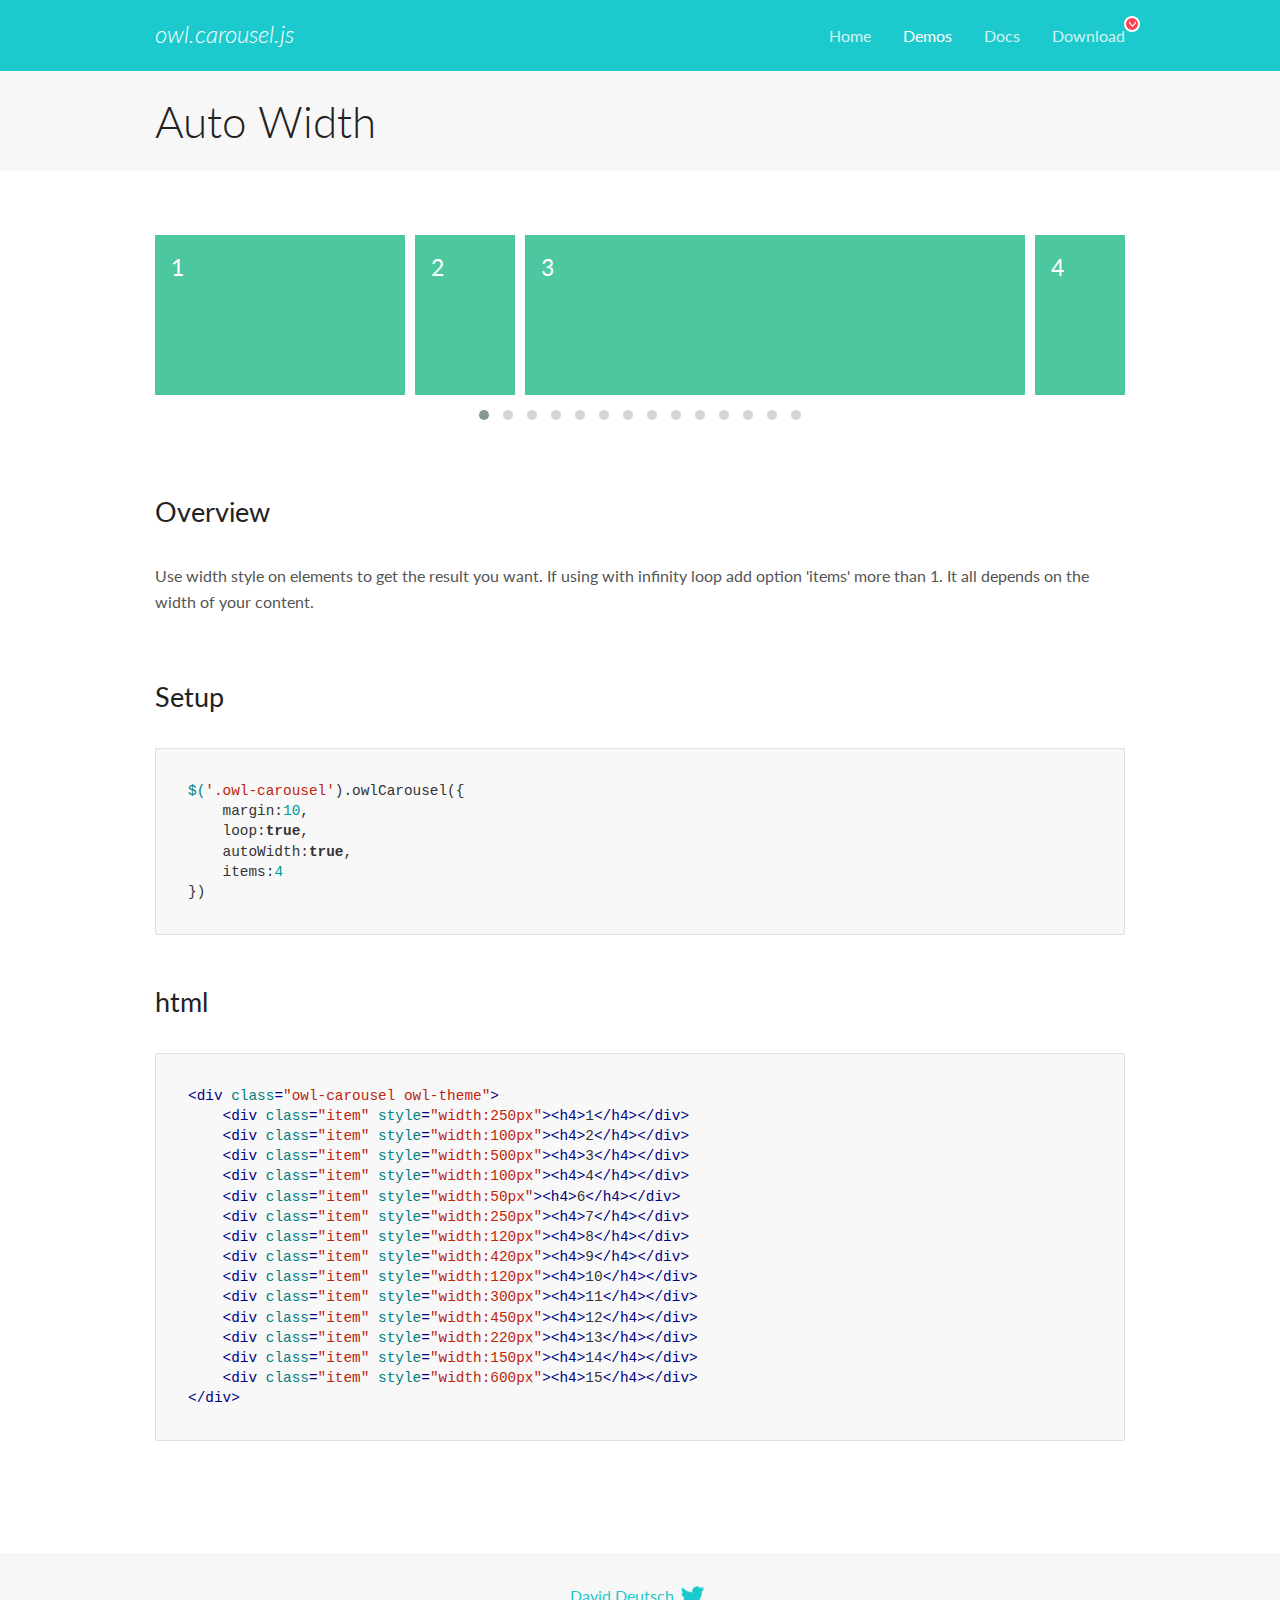
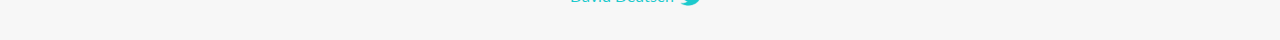
<file: HW_38_v1/libs/owlcarousel/docs/demos/autowidth.html>
<!DOCTYPE html>
<html lang="en">
  <head>

    <!-- head -->
    <meta charset="utf-8">
    <meta name="msapplication-tap-highlight" content="no" />
    <meta name="viewport" content="width=device-width, initial-scale=1.0" />
    <meta name="description" content="Auto Width">
    <meta name="author" content="David Deutsch">
    <title>
      Auto Width Demo | Owl Carousel | 2.3.4
    </title>

    <!-- Stylesheets -->
    <link href='https://fonts.googleapis.com/css?family=Lato:300,400,700,400italic,300italic' rel='stylesheet' type='text/css'>
    <link rel="stylesheet" href="../assets/css/docs.theme.min.css">

    <!-- Owl Stylesheets -->
    <link rel="stylesheet" href="../assets/owlcarousel/assets/owl.carousel.min.css">
    <link rel="stylesheet" href="../assets/owlcarousel/assets/owl.theme.default.min.css">

    <!-- HTML5 shim and Respond.js IE8 support of HTML5 elements and media queries -->

    <!--[if lt IE 9]>
      <script src="https://oss.maxcdn.com/libs/html5shiv/3.7.0/html5shiv.js"></script>
      <script src="https://oss.maxcdn.com/libs/respond.js/1.3.0/respond.min.js"></script>
    <![endif]-->

    <!-- Favicons -->
    <link rel="apple-touch-icon-precomposed" sizes="144x144" href="../assets/ico/apple-touch-icon-144-precomposed.png">
    <link rel="shortcut icon" href="../assets/ico/favicon.png">
    <link rel="shortcut icon" href="favicon.ico">

    <!-- Yeah i know js should not be in header. Its required for demos.-->

    <!-- javascript -->
    <script src="../assets/vendors/jquery.min.js"></script>
    <script src="../assets/owlcarousel/owl.carousel.js"></script>
  </head>
  <body>

    <!-- header -->
    <header class="header">
      <div class="row">
        <div class="large-12 columns">
          <div class="brand left">
            <h3>
              <a href="/OwlCarousel2/">owl.carousel.js</a> 
            </h3>
          </div>
          <a id="toggle-nav" class="right">
            <span></span> <span></span> <span></span> 
          </a> 
          <div class="nav-bar">
            <ul class="clearfix">
              <li> <a href="/OwlCarousel2/index.html">Home</a>  </li>
              <li class="active">
                <a href="/OwlCarousel2/demos/demos.html">Demos</a> 
              </li>
              <li> <a href="/OwlCarousel2/docs/started-welcome.html">Docs</a>  </li>
              <li>
                <a href="https://github.com/OwlCarousel2/OwlCarousel2/archive/2.3.4.zip">Download</a> 
                <span class="download"></span> 
              </li>
            </ul>
          </div>
        </div>
      </div>
    </header>

    <!-- title -->
    <section class="title">
      <div class="row">
        <div class="large-12 columns">
          <h1>Auto Width</h1>
        </div>
      </div>
    </section>

    <!--  Demos -->
    <section id="demos">
      <div class="row">
        <div class="large-12 columns">
          <div class="owl-carousel owl-theme">
            <div class="item" style="width:250px">
              <h4>1</h4>
            </div>
            <div class="item" style="width:100px">
              <h4>2</h4>
            </div>
            <div class="item" style="width:500px">
              <h4>3</h4>
            </div>
            <div class="item" style="width:100px">
              <h4>4</h4>
            </div>
            <div class="item" style="width:50px">
              <h4>6</h4>
            </div>
            <div class="item" style="width:250px">
              <h4>7</h4>
            </div>
            <div class="item" style="width:120px">
              <h4>8</h4>
            </div>
            <div class="item" style="width:420px">
              <h4>9</h4>
            </div>
            <div class="item" style="width:120px">
              <h4>10</h4>
            </div>
            <div class="item" style="width:300px">
              <h4>11</h4>
            </div>
            <div class="item" style="width:450px">
              <h4>12</h4>
            </div>
            <div class="item" style="width:220px">
              <h4>13</h4>
            </div>
            <div class="item" style="width:150px">
              <h4>14</h4>
            </div>
            <div class="item" style="width:600px">
              <h4>15</h4>
            </div>
          </div>
          <h3 id="overview">Overview</h3>
          <p>Use width style on elements to get the result you want. If using with infinity loop add option &#39;items&#39; more than 1. It all depends on the width of your content.</p>
          <h3 id="setup">Setup</h3>
          <pre><code>$(&#39;.owl-carousel&#39;).owlCarousel({
    margin:10,
    loop:true,
    autoWidth:true,
    items:4
})</code></pre>
          <h3 id="html">html</h3>
          <pre><code>&lt;div class=&quot;owl-carousel owl-theme&quot;&gt;
    &lt;div class=&quot;item&quot; style=&quot;width:250px&quot;&gt;&lt;h4&gt;1&lt;/h4&gt;&lt;/div&gt;
    &lt;div class=&quot;item&quot; style=&quot;width:100px&quot;&gt;&lt;h4&gt;2&lt;/h4&gt;&lt;/div&gt;
    &lt;div class=&quot;item&quot; style=&quot;width:500px&quot;&gt;&lt;h4&gt;3&lt;/h4&gt;&lt;/div&gt;
    &lt;div class=&quot;item&quot; style=&quot;width:100px&quot;&gt;&lt;h4&gt;4&lt;/h4&gt;&lt;/div&gt;
    &lt;div class=&quot;item&quot; style=&quot;width:50px&quot;&gt;&lt;h4&gt;6&lt;/h4&gt;&lt;/div&gt;
    &lt;div class=&quot;item&quot; style=&quot;width:250px&quot;&gt;&lt;h4&gt;7&lt;/h4&gt;&lt;/div&gt;
    &lt;div class=&quot;item&quot; style=&quot;width:120px&quot;&gt;&lt;h4&gt;8&lt;/h4&gt;&lt;/div&gt;
    &lt;div class=&quot;item&quot; style=&quot;width:420px&quot;&gt;&lt;h4&gt;9&lt;/h4&gt;&lt;/div&gt;
    &lt;div class=&quot;item&quot; style=&quot;width:120px&quot;&gt;&lt;h4&gt;10&lt;/h4&gt;&lt;/div&gt;
    &lt;div class=&quot;item&quot; style=&quot;width:300px&quot;&gt;&lt;h4&gt;11&lt;/h4&gt;&lt;/div&gt;
    &lt;div class=&quot;item&quot; style=&quot;width:450px&quot;&gt;&lt;h4&gt;12&lt;/h4&gt;&lt;/div&gt;
    &lt;div class=&quot;item&quot; style=&quot;width:220px&quot;&gt;&lt;h4&gt;13&lt;/h4&gt;&lt;/div&gt;
    &lt;div class=&quot;item&quot; style=&quot;width:150px&quot;&gt;&lt;h4&gt;14&lt;/h4&gt;&lt;/div&gt;
    &lt;div class=&quot;item&quot; style=&quot;width:600px&quot;&gt;&lt;h4&gt;15&lt;/h4&gt;&lt;/div&gt;
&lt;/div&gt;</code></pre>
          <script>
            $(document).ready(function() {
              $('.owl-carousel').owlCarousel({
                margin: 10,
                loop: true,
                autoWidth: true,
                items: 4
              })
            })
          </script>
        </div>
      </div>
    </section>

    <!-- footer -->
    <footer class="footer">
      <div class="row">
        <div class="large-12 columns">
          <h5>
            <a href="/OwlCarousel2/docs/support-contact.html">David Deutsch</a> 
            <a id="custom-tweet-button" href="https://twitter.com/share?url=https://github.com/OwlCarousel2/OwlCarousel2&text=Owl Carousel - This is so awesome! " target="_blank"></a> 
          </h5>
        </div>
      </div>
    </footer>

    <!-- vendors -->
    <script src="../assets/vendors/highlight.js"></script>
    <script src="../assets/js/app.js"></script>
  </body>
</html>
</file>
<file: CW_38_39-12.05.25/styl.css>
.spinner {
  width: 40px;
  height: 40px;
  border: 4px solid #ccc;
  border-top-color: #3498db;
  border-radius: 50%;
  animation: spin 0.8s linear infinite;
  margin: 20px auto;
  display: none;
}

.show {
  display: block;
}

@keyframes spin {
  to {
    transform: rotate(360deg);
  }
}
</file>
<file: HW_38_v3/style.css>
@import url('https://fonts.googleapis.com/css2?family=Orbitron:wght@500&display=swap');

/* === СБРОС === */
* {
  box-sizing: border-box;
  margin: 0;
  padding: 0;
}

body {
  font-family: 'Orbitron', sans-serif;
  background: linear-gradient(to bottom, #0f0f0f, #1c1c1c);
  overflow-x: hidden;
  min-height: 100vh;
  position: relative;
  display: flex;
  align-items: center;
  justify-content: center;
  padding: 3rem;
  color: #f0f0f0;
}

/* === ЭФФЕКТ ДОЖДЯ === */
body::before {
  content: '';
  position: absolute;
  top: 0; left: 0; right: 0; bottom: 0;
  background: url('https://media.giphy.com/media/dI3D3BWfDub0Q/giphy.gif') repeat;
  background-size: cover;
  opacity: 0.08;
  z-index: 1;
  pointer-events: none;
}

/* === СЛАЙДЕР-КОНТЕЙНЕР === */
.slider-wrapper {
  position: relative;
  max-width: 960px;
  width: 100%;
  padding: 2rem;
  background: rgba(0, 0, 0, 0.75);
  border-radius: 20px;
  border: 1px solid rgba(255, 255, 255, 0.06);
  box-shadow: 0 0 60px rgba(0, 255, 255, 0.05);
  z-index: 10;
  animation: slideDrop 1s ease;
}

.slider-wrapper::before {
  content: "DEATH STRANDING";
  position: absolute;
  top: 30px;
  left: 40px;
  font-size: 4rem;
  opacity: 0.04;
  z-index: 0;
  color: #ffffff;
  letter-spacing: 0.2rem;
  pointer-events: none;
}


/* === АНИМАЦИЯ "ДОСТАВКИ" === */
@keyframes slideDrop {
  0% {
    transform: translateY(-60px) scale(0.95);
    opacity: 0;
  }
  100% {
    transform: translateY(0) scale(1);
    opacity: 1;
  }
}

/* === ИЗОБРАЖЕНИЯ === */
.owl-carousel img {
  width: 100%;
  height: auto;
  border-radius: 12px;
  filter: grayscale(0.1) brightness(0.9);
  transition: transform 0.4s ease, box-shadow 0.3s ease;
  box-shadow: 0 0 20px rgba(255, 255, 255, 0.1);
}

.owl-carousel a:hover img {
  transform: scale(1.02);
  box-shadow: 0 0 25px rgba(255, 255, 255, 0.15);
}

/* === СТРЕЛКИ === */
.owl-nav {
  position: absolute;
  top: 50%;
  width: 100%;
  transform: translateY(-50%);
  display: flex;
  justify-content: space-between;
  pointer-events: none;
}

.owl-nav button {
  background: rgba(255, 255, 255, 0.05);
  color: #fff;
  font-size: 2rem;
  border: none;
  border-radius: 50%;
  padding: 0.6rem 1rem;
  cursor: pointer;
  pointer-events: auto;
  transition: 0.3s;
  backdrop-filter: blur(3px);
}

.owl-nav button:hover {
  background: rgba(255, 255, 255, 0.2);
  transform: scale(1.2);
}

/* === ТОЧКИ === */
.owl-dots {
  text-align: center;
  margin-top: 1rem;
}
.owl-dot {
  width: 12px;
  height: 12px;
  margin: 0 6px;
  background: #555;
  border-radius: 50%;
  display: inline-block;
  transition: all 0.3s ease;
}

.owl-dot.active,
.owl-dot:hover {
  background: #00fff0;
  box-shadow: 0 0 6px #00fff0;
  transform: scale(1.2);
}

/* === FANCYBOX === */
.fancybox__container {
  --fancybox-color: #00fff0;
  --fancybox-bg: rgba(0, 0, 0, 0.95);
}
</file>
